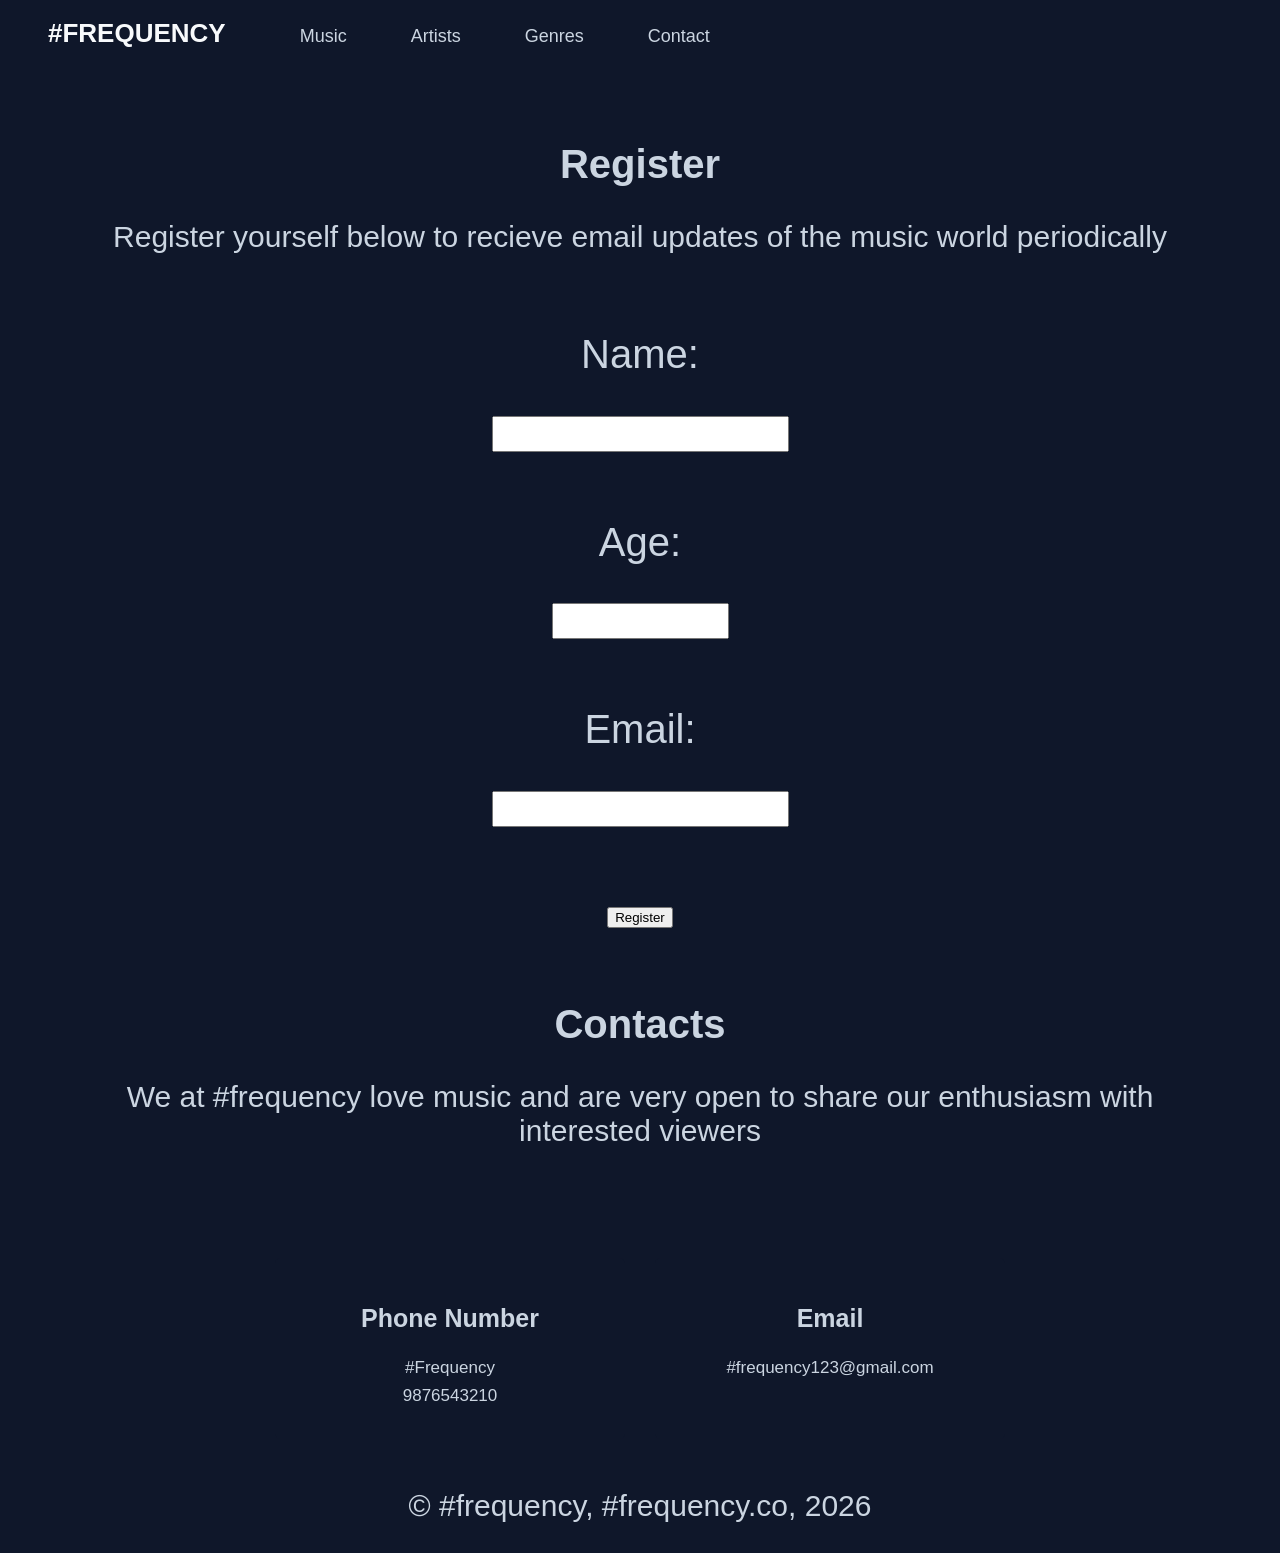
<file: #frequency/freq-contacts.html>
<!DOCTYPE html>
<html lang="en">
<head>
    <link rel="stylesheet" href="freq.css">
    <meta charset="UTF-8">
    <title>#frequency - contact</title>
    <link rel="icon" type="image/png" href="logo.png">
</head>
<body>

    <div class="color-bar"></div>

    <nav>
        
        <a class="nav-link" href="freq-home.html">#FREQUENCY</a>
        <a href="freq-music.html">Music</a>
        <a href="freq-artists.html">Artists</a>
        <a href="freq-genres.html">Genres</a>
        <a href="freq-contacts.html">Contact</a>

    </nav>

    <div class="wee3"></div>
    <div class="wee3"></div>

   

   


    <h2>Register</h2>
    <p class="track">Register yourself below to recieve email updates of the music world periodically</p><br>

    </div>

    <form><p class="track" class="forms">
        <label for = "fname">Name:</label><br><br>
        <input type = "text" id = "fname" name = "fname" size ="35"class = "tall"><br><br><br>
        <label for = "age">Age:</label><br><br>
        <input type = "number" id = "age" name = "age" size ="35"class = "tall"><br><br><br>
        <label for = "email" >Email:</label><br><br>
        <input type = "email" id = "email" name = "email" size ="35"class = "tall"><br><br><br>
        <input type ="submit" value="Register">
    </form>

    <div class="color-bar"></div>




     <h2>Contacts</h2>
    <p class="track">We at #frequency love music and are very open to share our enthusiasm with interested viewers</p>

    <div class="wee3"></div>


     <div class="contact-container">

        

        <div class="contact-box">

            <h2> Phone Number</h2>

            <p class = "track">#Frequency</p>
            <p class = "track">9876543210</p>


        </div>


        

        <div class="contact-box">

            <h2>Email</h2>

            <p class = "track">#frequency123@gmail.com</p>


        </div>

    </div>
    <p class="track">
        © #frequency, #frequency.co, 2026
    </p>
   
</body>
</html>
</file>
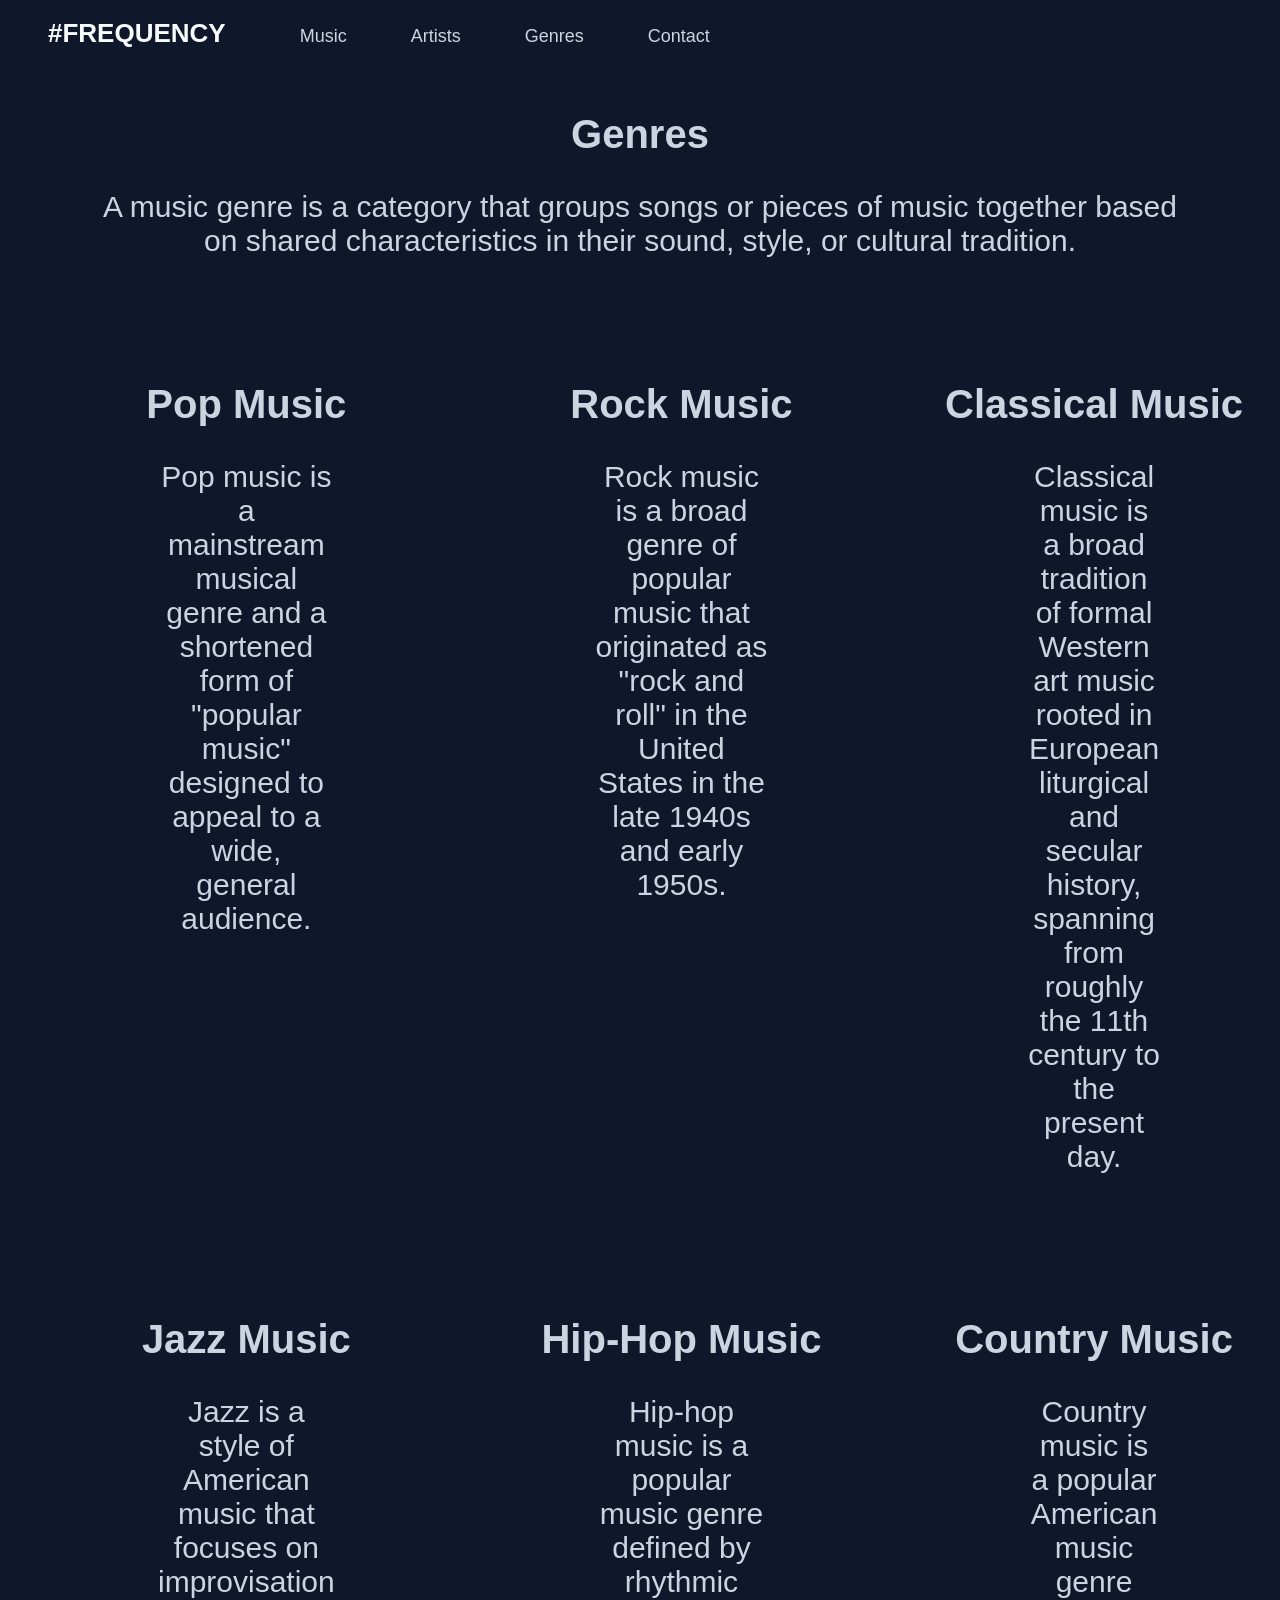
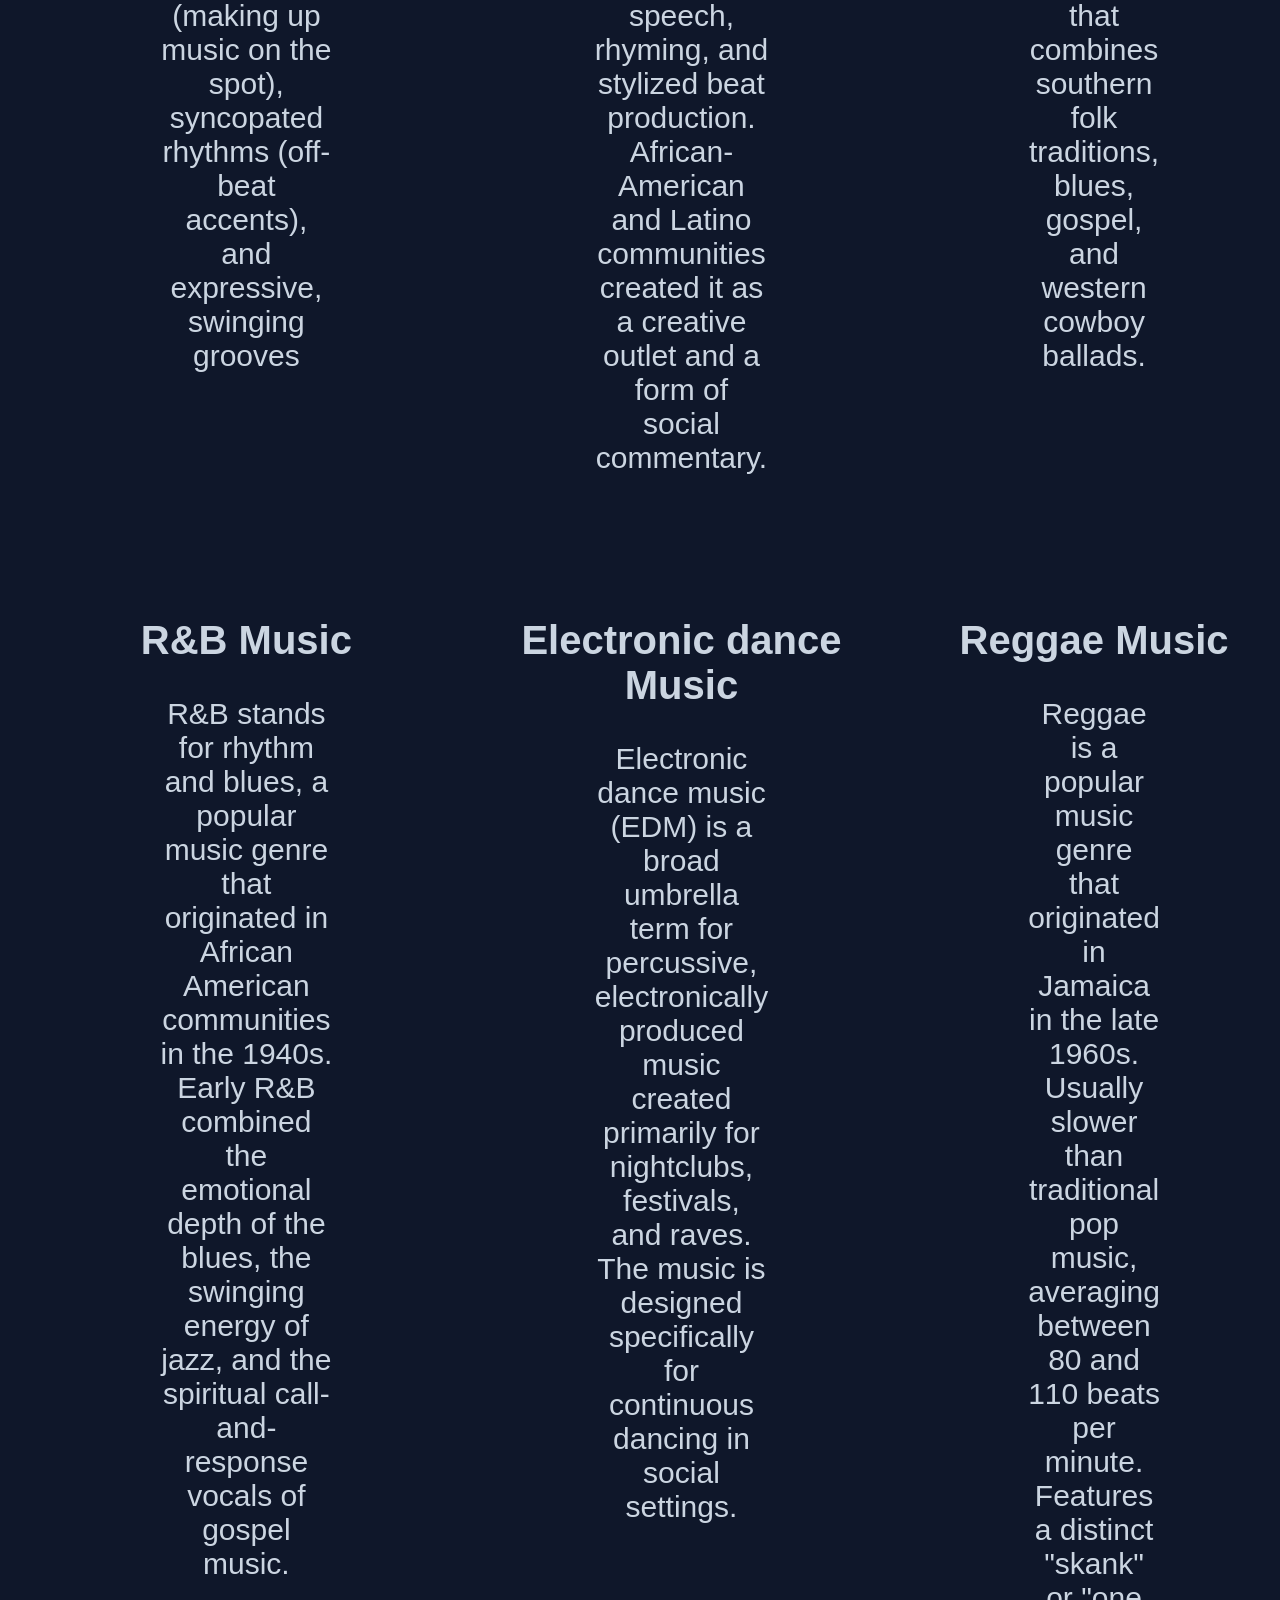
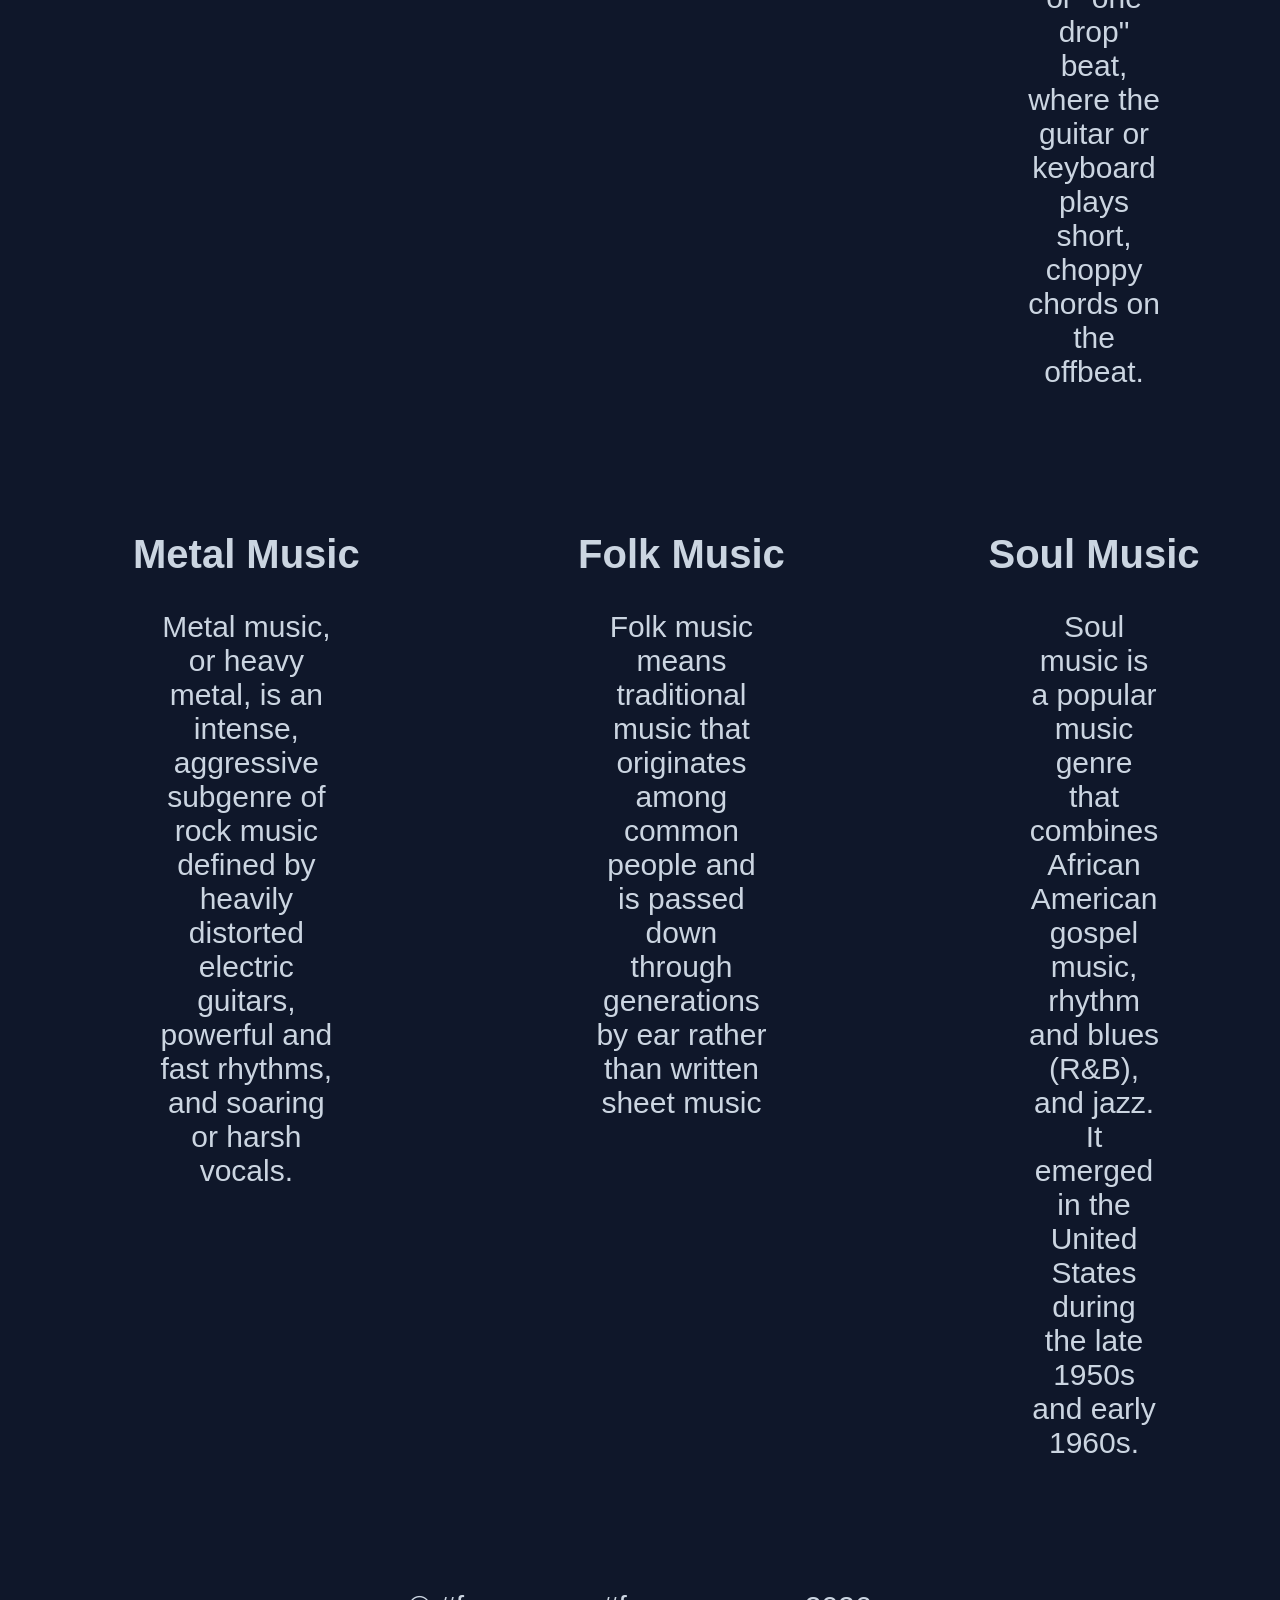
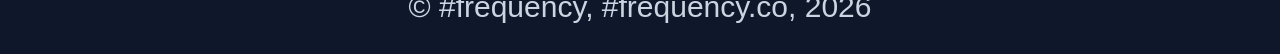
<file: #frequency/freq-genres.html>
<!DOCTYPE html>
<html lang="en">
<head>
    <link rel="stylesheet" href="freq.css">
    <meta charset="UTF-8">
    <title>#frequency - genres</title>
    <link rel="icon" type="image/png" href="logo.png">
</head>
<body>

    <div class="color-bar"></div>

    <nav>
        
        <a class="nav-link" href="freq-home.html">#FREQUENCY</a>
        <a href="freq-music.html">Music</a>
        <a href="freq-artists.html">Artists</a>
        <a href="freq-genres.html">Genres</a>
        <a href="freq-contacts.html">Contact</a>

    </nav>

    <div class="wee3"></div>

    <!-- grid format is used to display various genres of music, hovering darkens the specific genre which is a link to spotify for that particular genre -->

    <h2>Genres</h2>
    <p class="track">A music genre is a category that groups songs or pieces of music together based on shared characteristics in their sound, style, or cultural tradition.</p>

    <div class="container">
        <a href="https://open.spotify.com/genre/0JQ5DAqbMKFEC4WFtoNRpw" target="blank"><div>
            <h2>Pop Music</h2>
            <p class="track">Pop music is a mainstream musical genre and a shortened form of "popular music" designed to appeal to a wide, general audience.</p>
        </div></a>

        <a href="https://open.spotify.com/genre/0JQ5DAqbMKFDXXwE9BDJAr" target="blank"><div>
            <h2>Rock Music</h2>
            <p class="track">Rock music is a broad genre of popular music that originated as "rock and roll" in the United States in the late 1940s and early 1950s.</p>
        </div></a>

        <a href="https://open.spotify.com/genre/0JQ5DAqbMKFPrEiAOxgac3" target="blank"><div>
            <h2>Classical Music</h2>
            <p class="track">Classical music is a broad tradition of formal Western art music rooted in European liturgical and secular history, spanning from roughly the 11th century to the present day.</p>
        </div></a>

        <a href="https://open.spotify.com/genre/0JQ5DAqbMKFAJ5xb0fwo9m" target="blank"><div>
            <h2>Jazz Music</h2>
            <p class="track">Jazz is a style of American music that focuses on improvisation (making up music on the spot), syncopated rhythms (off-beat accents), and expressive, swinging grooves</p>
        </div></a>

        <a href="https://open.spotify.com/genre/0JQ5DAqbMKFQ00XGBls6ym" target="blank"><div>
            <h2>Hip-Hop Music</h2>
            <p class="track">Hip-hop music is a popular music genre defined by rhythmic speech, rhyming, and stylized beat production. African-American and Latino communities created it as a creative outlet and a form of social commentary.</p>
        </div></a>

        <a href="https://open.spotify.com/genre/0JQ5DAqbMKFKLfwjuJMoNC" target="blank"><div>
            <h2>Country Music</h2>
            <p class="track">Country music is a popular American music genre that combines southern folk traditions, blues, gospel, and western cowboy ballads.</p>
        </div></a>

        <a href="https://open.spotify.com/genre/0JQ5DAqbMKFEZPnFQSFB1T" target="blank"><div>
            <h2>R&B Music</h2>
            <p class="track">R&B stands for rhythm and blues, a popular music genre that originated in African American communities in the 1940s. Early R&B combined the emotional depth of the blues, the swinging energy of jazz, and the spiritual call-and-response vocals of gospel music.</p>
        </div></a>

        <a href="https://open.spotify.com/genre/0JQ5DAqbMKFHOzuVTgTizF" target="blank"><div>
            <h2>Electronic dance Music</h2>
            <p class="track">Electronic dance music (EDM) is a broad umbrella term for percussive, electronically produced music created primarily for nightclubs, festivals, and raves. The music is designed specifically for continuous dancing in social settings.</p>
        </div></a>

        <a href="https://open.spotify.com/genre/0JQ5DAqbMKFJKoGyUMo2hE" target="blank"><div>
            <h2>Reggae Music</h2>
            <p class="track">Reggae is a popular music genre that originated in Jamaica in the late 1960s. Usually slower than traditional pop music, averaging between 80 and 110 beats per minute. Features a distinct "skank" or "one drop" beat, where the guitar or keyboard plays short, choppy chords on the offbeat.</p>
        </div></a>

        <a href="https://open.spotify.com/genre/0JQ5DAqbMKFDkd668ypn6O" target="blank"><div>
            <h2>Metal Music</h2>
            <p class="track">Metal music, or heavy metal, is an intense, aggressive subgenre of rock music defined by heavily distorted electric guitars, powerful and fast rhythms, and soaring or harsh vocals.</p>
        </div></a>

        <a href="https://open.spotify.com/genre/0JQ5DAqbMKFy78wprEpAjl" target="blank"><div>
            <h2>Folk Music</h2>
            <p class="track">Folk music means traditional music that originates among common people and is passed down through generations by ear rather than written sheet music</p>
        </div></a>

        <a href="https://open.spotify.com/genre/0JQ5DAqbMKFIpEuaCnimBj" target="blank"><div>
            <h2>Soul Music</h2>
            <p class="track">Soul music is a popular music genre that combines African American gospel music, rhythm and blues (R&B), and jazz. It emerged in the United States during the late 1950s and early 1960s.</p>
        </div></a>
    </div>

    <div class="color-bar"></div>

    <p class="track">© #frequency, #frequency.co, 2026</p>

</body>
</html>
</file>
<file: #frequency/freq.css>
body {
    background-color: #0f172a;
}

.nav-link {                                    /* special tag used for the main title of the entire page */
    font-size: 26px;
    font-family: Arial, Helvetica, sans-serif;
    margin: 40px;
    color: #f8fafc;
    text-decoration: none;
    font-weight: bold;
    transition: color 0.2s ease; 
}

.nav-link:hover {                              /* hover to see a link to homepage, color changes */
    color: #94a3b8;
}

a {                                            /* rest of the navigation links have the same css and hence are clubbed together */
    font-size: 18px;
    font-family: Arial, sans-serif;
    margin: 30px;
    color:#cbd5e1;
    text-decoration: none;
    transition: color 0.2s ease;
}

a:hover {
    color: #94a3b8;
}

a:active {
    color: #f8fafc;
}


.color-bar {                                   /* a class used for spacing using div tag, purely cosmetic purposes */
  width: 100%;
  height: 10px;
  background-color: #0f172a;
}

h2 {
    font-size: 40px;
    font-family: Arial, sans-serif;
    color:#cbd5e1;
    text-decoration: none;
    text-align: center;
}

.wee {                                          /* a class used for spacing using div tag, purely cosmetic purposes */
    height: 300px;
}

.wee2 {                                         /* a class used for spacing using div tag, purely cosmetic purposes */
    height: 200px;
}

.wee3 {                                         /* a class used for spacing using div tag, purely cosmetic purposes */
    height: 30px;
}

.track {                                        /* widely used class paired with p tag to specify uniform text across the website */
    font-size: 30px;
    font-family: Arial, sans-serif;
    color:#cbd5e1;
    text-decoration: none;
    text-align: center;
    margin-left: 90px;
    margin-right: 90px;
}

.track2 {                                       /* used once in home page to size and margin the paragraph text correctly */
    font-size: 20px;
    font-family: Arial, sans-serif;
    color:#cbd5e1;
    text-decoration: none;
    text-align: center;
    margin-right: 70px;
}

.img {                                          /* establishing flexbox in order to get side by side text */
    display: flex;
    align-items: center;
    gap: 70px;
}

img {                                           /* size of image and margining */
    width: 350px;
    margin-left: 70px;
}

/*music page*/

.links {                                        /* to center links in music page */
    text-align: center;
}

.yt:hover {                                     /* to get red color on hover on youtube in music page "our top picks" */
    color: #ff617b;
}

.spot:hover {                                   /* to get green color on hover on spotify in music page "our top picks" */
    color: #00aba6;
}

.artist img {                                   /* used to size image in artists and music page */
    width: 250px;
    float: left;
}

h3 {                                            /* used to size/style titles in artists and music page */
    font-size: 40px;
    font-family: Arial, sans-serif;
    color:#cbd5e1;
    text-decoration: none;
    text-align: left;
    padding: 0px 70px;
}

.artist-text {                                  /* used to size/style paragraphs in artists and music page */
    font-size: 20px;
    font-family: Arial, sans-serif;
    color:#cbd5e1;
    text-decoration: none;
    text-align: center;
    margin-left: 90px;
    margin-right: 90px;
}

.artist {
    display: flex;
}

.album {                                        /* hover to change color on album titles */
    transition: color 0.3s ease;
}

.album:hover {
    color: #00aba6;
}

/*genres page*/

.container {                                    /* css for grid layout in genre page */
  display: grid;
  grid-template-columns: auto auto auto;
  background-color: #0f172a;
  padding: 20px;

}

.container div {
  background-color: #0f172a;
  border: 1px #0f172a;
  padding: 10px;
  font-size: 26px;
  text-align: center;
  font-family: sans-serif;
  color: #f8fafc;
  transition: background-color 0.5s ease;
}

.container div:hover {                          /* to darken grid when hovering on a genre in genre page */
    color: #0b1222;
    background-color: #0b1222;
}



 /* CONTACT PAGE  */

.contact-container {
    width: 80%;
    margin: 50px auto;
    display: flex;
    justify-content: center;
    gap: 30px;
}


.contact-box {
    width: 300px;
    padding: 25px;
    background-color:#0f172a;
    text-align: center;
    border-radius: 5px;
    transition: 0.3s;
}


.contact-box h2 {
    text-align: center;
    
    font-size: 25px;
    margin-bottom: 25px;
}


.contact-box p {
    text-align: center;
   
    font-size: 17px;
    margin: 8px;
}


/* HOVER EFFECT */

.contact-box:hover {
    transform: translateY(-8px);

}


/* FORMS */

forms {
       font-family: Arial, sans-serif;

    color: #f8fafc;

    text-align: center;

    font-size: 100px;

    margin-top: 40px;

    margin-bottom: 25px;

}


label{
       font-size: 40px;
}

.tall {
       
       height: 30px;   
}
</file>
